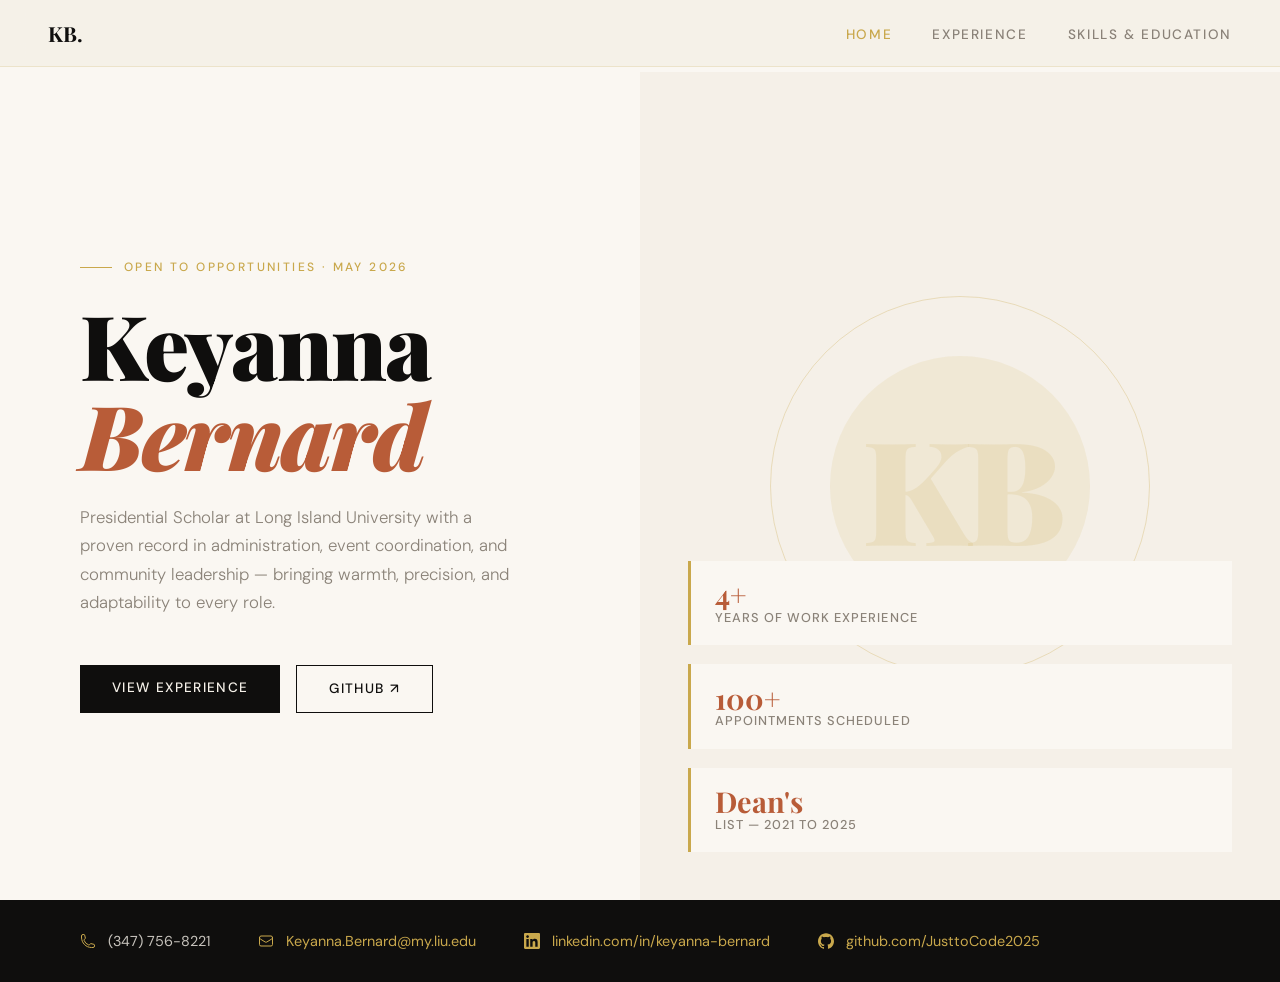
<file: index.html>
<!DOCTYPE html>
<html lang="en">
<head>
<meta charset="UTF-8">
<meta name="viewport" content="width=device-width, initial-scale=1.0">
<title>Keyanna Bernard — Home</title>
<link href="https://fonts.googleapis.com/css2?family=Playfair+Display:ital,wght@0,400;0,700;0,900;1,400&family=DM+Sans:wght@300;400;500&display=swap" rel="stylesheet">
<link rel="stylesheet" href="styles.css" />
</head>
<body>

<nav>
  <a href="index.html" class="nav-logo">KB.</a>
  <ul class="nav-links">
    <li><a href="index.html" class="active">Home</a></li>
    <li><a href="experience.html">Experience</a></li>
    <li><a href="skills.html">Skills & Education</a></li>
  </ul>
</nav>

<div class="hero">
  <div class="hero-left">
    <div class="hero-tag">Open to opportunities · May 2026</div>
    <h1 class="hero-name">
      Keyanna
      <span>Bernard</span>
    </h1>
    <p class="hero-desc">
      Presidential Scholar at Long Island University with a proven record in administration, event coordination, and community leadership — bringing warmth, precision, and adaptability to every role.
    </p>
    <div class="hero-ctas">
      <a href="experience.html" class="btn-primary">View Experience</a>
      <a href="https://github.com/JusttoCode2025" target="_blank" class="btn-outline">GitHub ↗</a>
    </div>
  </div>

  <div class="hero-right">
    <div class="hero-graphic">
      <div class="hero-circle-big"></div>
      <div class="hero-circle-med"></div>
      <div class="hero-initials">KB</div>
    </div>
    <div class="stats-bar">
      <div class="stat">
        <div class="stat-num">4+</div>
        <div class="stat-label">Years of work experience</div>
      </div>
      <div class="stat">
        <div class="stat-num">100+</div>
        <div class="stat-label">Appointments scheduled</div>
      </div>
      <div class="stat">
        <div class="stat-num">Dean's</div>
        <div class="stat-label">List — 2021 to 2025</div>
      </div>
    </div>
  </div>
</div>

<div class="contact-strip">
  <div class="contact-item">
    <svg width="16" height="16" fill="none" viewBox="0 0 24 24" stroke="currentColor" stroke-width="1.5" style="color:#c9a84c"><path stroke-linecap="round" stroke-linejoin="round" d="M2.25 6.75c0 8.284 6.716 15 15 15h2.25a2.25 2.25 0 002.25-2.25v-1.372c0-.516-.351-.966-.852-1.091l-4.423-1.106c-.44-.11-.902.055-1.173.417l-.97 1.293c-.282.376-.769.542-1.21.38a12.035 12.035 0 01-7.143-7.143c-.162-.441.004-.928.38-1.21l1.293-.97c.363-.271.527-.734.417-1.173L6.963 3.102a1.125 1.125 0 00-1.091-.852H4.5A2.25 2.25 0 002.25 4.5v2.25z"/></svg>
    <span>(347) 756-8221</span>
  </div>
  <div class="contact-item">
    <svg width="16" height="16" fill="none" viewBox="0 0 24 24" stroke="currentColor" stroke-width="1.5" style="color:#c9a84c"><path stroke-linecap="round" stroke-linejoin="round" d="M21.75 6.75v10.5a2.25 2.25 0 01-2.25 2.25h-15a2.25 2.25 0 01-2.25-2.25V6.75m19.5 0A2.25 2.25 0 0019.5 4.5h-15a2.25 2.25 0 00-2.25 2.25m19.5 0v.243a2.25 2.25 0 01-1.07 1.916l-7.5 4.615a2.25 2.25 0 01-2.36 0L3.32 8.91a2.25 2.25 0 01-1.07-1.916V6.75"/></svg>
    <a href="mailto:Keyanna.Bernard@my.liu.edu">Keyanna.Bernard@my.liu.edu</a>
  </div>
  <div class="contact-item">
    <svg width="16" height="16" fill="currentColor" viewBox="0 0 24 24" style="color:#c9a84c"><path d="M20.447 20.452h-3.554v-5.569c0-1.328-.027-3.037-1.852-3.037-1.853 0-2.136 1.445-2.136 2.939v5.667H9.351V9h3.414v1.561h.046c.477-.9 1.637-1.85 3.37-1.85 3.601 0 4.267 2.37 4.267 5.455v6.286zM5.337 7.433c-1.144 0-2.063-.926-2.063-2.065 0-1.138.92-2.063 2.063-2.063 1.14 0 2.064.925 2.064 2.063 0 1.139-.925 2.065-2.064 2.065zm1.782 13.019H3.555V9h3.564v11.452zM22.225 0H1.771C.792 0 0 .774 0 1.729v20.542C0 23.227.792 24 1.771 24h20.451C23.2 24 24 23.227 24 22.271V1.729C24 .774 23.2 0 22.222 0h.003z"/></svg>
    <a href="https://www.linkedin.com/in/keyanna-bernard/" target="_blank">linkedin.com/in/keyanna-bernard</a>
  </div>
  <div class="contact-item">
    <svg width="16" height="16" fill="currentColor" viewBox="0 0 24 24" style="color:#c9a84c"><path d="M12 .297c-6.63 0-12 5.373-12 12 0 5.303 3.438 9.8 8.205 11.385.6.113.82-.258.82-.577 0-.285-.01-1.04-.015-2.04-3.338.724-4.042-1.61-4.042-1.61C4.422 18.07 3.633 17.7 3.633 17.7c-1.087-.744.084-.729.084-.729 1.205.084 1.838 1.236 1.838 1.236 1.07 1.835 2.809 1.305 3.495.998.108-.776.417-1.305.76-1.605-2.665-.3-5.466-1.332-5.466-5.93 0-1.31.465-2.38 1.235-3.22-.135-.303-.54-1.523.105-3.176 0 0 1.005-.322 3.3 1.23.96-.267 1.98-.399 3-.405 1.02.006 2.04.138 3 .405 2.28-1.552 3.285-1.23 3.285-1.23.645 1.653.24 2.873.12 3.176.765.84 1.23 1.91 1.23 3.22 0 4.61-2.805 5.625-5.475 5.92.42.36.81 1.096.81 2.22 0 1.606-.015 2.896-.015 3.286 0 .315.21.69.825.57C20.565 22.092 24 17.592 24 12.297c0-6.627-5.373-12-12-12"/></svg>
    <a href="https://github.com/JusttoCode2025" target="_blank">github.com/JusttoCode2025</a>
  </div>
</div>

</body>
</html>
</file>
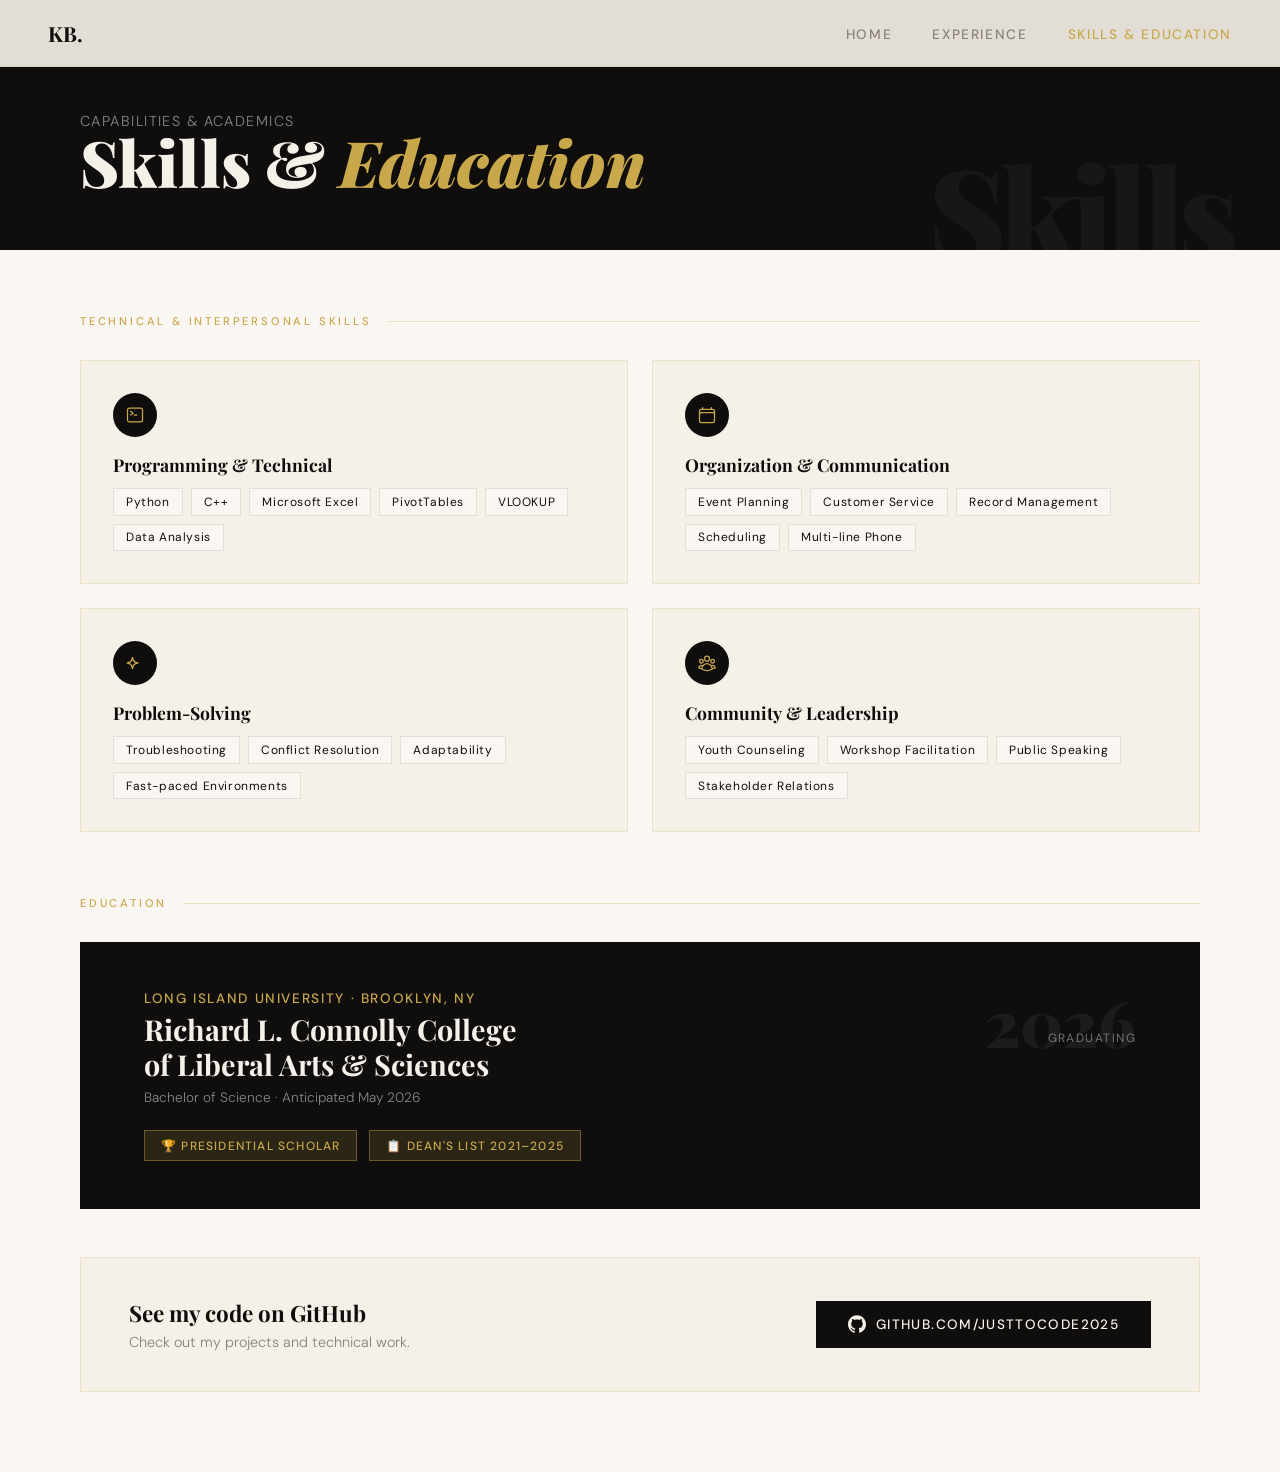
<file: skills.html>
<!DOCTYPE html>
<html lang="en">
<head>
<meta charset="UTF-8">
<meta name="viewport" content="width=device-width, initial-scale=1.0">
<title>Keyanna Bernard — Skills & Education</title>
<link href="https://fonts.googleapis.com/css2?family=Playfair+Display:ital,wght@0,400;0,700;0,900;1,400&family=DM+Sans:wght@300;400;500&display=swap" rel="stylesheet">
<link rel="stylesheet" href="styles.css" />
</head>
<body>

<nav>
  <a href="index.html" class="nav-logo">KB.</a>
  <ul class="nav-links">
    <li><a href="index.html">Home</a></li>
    <li><a href="experience.html">Experience</a></li>
    <li><a href="skills.html" class="active">Skills & Education</a></li>
  </ul>
</nav>

<div class="page-header" data-title="Skills">
  <p>Capabilities & academics</p>
  <h2>Skills & <em>Education</em></h2>
</div>

<div class="content-area">
  <div class="section-label">Technical & Interpersonal Skills</div>
  <div class="skills-grid">

    <div class="skill-card">
      <div class="skill-card-icon">
        <svg width="20" height="20" fill="none" viewBox="0 0 24 24" stroke="currentColor" stroke-width="1.5" style="color:#c9a84c"><path stroke-linecap="round" stroke-linejoin="round" d="M6.75 7.5l3 2.25-3 2.25m4.5 0h3m-9 8.25h13.5A2.25 2.25 0 0021 18V6a2.25 2.25 0 00-2.25-2.25H5.25A2.25 2.25 0 003 6v12a2.25 2.25 0 002.25 2.25z"/></svg>
      </div>
      <h3>Programming & Technical</h3>
      <div class="skill-tags">
        <span class="skill-tag">Python</span>
        <span class="skill-tag">C++</span>
        <span class="skill-tag">Microsoft Excel</span>
        <span class="skill-tag">PivotTables</span>
        <span class="skill-tag">VLOOKUP</span>
        <span class="skill-tag">Data Analysis</span>
      </div>
    </div>

    <div class="skill-card">
      <div class="skill-card-icon">
        <svg width="20" height="20" fill="none" viewBox="0 0 24 24" stroke="currentColor" stroke-width="1.5" style="color:#c9a84c"><path stroke-linecap="round" stroke-linejoin="round" d="M6.75 3v2.25M17.25 3v2.25M3 18.75V7.5a2.25 2.25 0 012.25-2.25h13.5A2.25 2.25 0 0121 7.5v11.25m-18 0A2.25 2.25 0 005.25 21h13.5A2.25 2.25 0 0021 18.75m-18 0v-7.5A2.25 2.25 0 015.25 9h13.5A2.25 2.25 0 0121 11.25v7.5"/></svg>
      </div>
      <h3>Organization & Communication</h3>
      <div class="skill-tags">
        <span class="skill-tag">Event Planning</span>
        <span class="skill-tag">Customer Service</span>
        <span class="skill-tag">Record Management</span>
        <span class="skill-tag">Scheduling</span>
        <span class="skill-tag">Multi-line Phone</span>
      </div>
    </div>

    <div class="skill-card">
      <div class="skill-card-icon">
        <svg width="20" height="20" fill="none" viewBox="0 0 24 24" stroke="currentColor" stroke-width="1.5" style="color:#c9a84c"><path stroke-linecap="round" stroke-linejoin="round" d="M9.813 15.904L9 18.75l-.813-2.846a4.5 4.5 0 00-3.09-3.09L2.25 12l2.846-.813a4.5 4.5 0 003.09-3.09L9 5.25l.813 2.846a4.5 4.5 0 003.09 3.09L15.75 12l-2.846.813a4.5 4.5 0 00-3.09 3.09z"/></svg>
      </div>
      <h3>Problem-Solving</h3>
      <div class="skill-tags">
        <span class="skill-tag">Troubleshooting</span>
        <span class="skill-tag">Conflict Resolution</span>
        <span class="skill-tag">Adaptability</span>
        <span class="skill-tag">Fast-paced Environments</span>
      </div>
    </div>

    <div class="skill-card">
      <div class="skill-card-icon">
        <svg width="20" height="20" fill="none" viewBox="0 0 24 24" stroke="currentColor" stroke-width="1.5" style="color:#c9a84c"><path stroke-linecap="round" stroke-linejoin="round" d="M18 18.72a9.094 9.094 0 003.741-.479 3 3 0 00-4.682-2.72m.94 3.198l.001.031c0 .225-.012.447-.037.666A11.944 11.944 0 0112 21c-2.17 0-4.207-.576-5.963-1.584A6.062 6.062 0 016 18.719m12 0a5.971 5.971 0 00-.941-3.197m0 0A5.995 5.995 0 0012 12.75a5.995 5.995 0 00-5.058 2.772m0 0a3 3 0 00-4.681 2.72 8.986 8.986 0 003.74.477m.94-3.197a5.971 5.971 0 00-.94 3.197M15 6.75a3 3 0 11-6 0 3 3 0 016 0zm6 3a2.25 2.25 0 11-4.5 0 2.25 2.25 0 014.5 0zm-13.5 0a2.25 2.25 0 11-4.5 0 2.25 2.25 0 014.5 0z"/></svg>
      </div>
      <h3>Community & Leadership</h3>
      <div class="skill-tags">
        <span class="skill-tag">Youth Counseling</span>
        <span class="skill-tag">Workshop Facilitation</span>
        <span class="skill-tag">Public Speaking</span>
        <span class="skill-tag">Stakeholder Relations</span>
      </div>
    </div>
  </div>

  <div class="section-label">Education</div>
  <div class="edu-block">
    <div>
      <div class="school">Long Island University · Brooklyn, NY</div>
      <h3>Richard L. Connolly College<br>of Liberal Arts & Sciences</h3>
      <div class="college">Bachelor of Science · Anticipated May 2026</div>
      <div class="honors">
        <span class="honor-badge">🏆 Presidential Scholar</span>
        <span class="honor-badge">📋 Dean's List 2021–2025</span>
      </div>
    </div>
    <div class="grad-date">
      <div class="big-year">2026</div>
      <span class="label">Graduating</span>
    </div>
  </div>

  <div class="github-cta">
    <div>
      <h3>See my code on GitHub</h3>
      <p>Check out my projects and technical work.</p>
    </div>
    <a href="https://github.com/JusttoCode2025" target="_blank" class="btn-github">
      <svg width="18" height="18" fill="currentColor" viewBox="0 0 24 24"><path d="M12 .297c-6.63 0-12 5.373-12 12 0 5.303 3.438 9.8 8.205 11.385.6.113.82-.258.82-.577 0-.285-.01-1.04-.015-2.04-3.338.724-4.042-1.61-4.042-1.61C4.422 18.07 3.633 17.7 3.633 17.7c-1.087-.744.084-.729.084-.729 1.205.084 1.838 1.236 1.838 1.236 1.07 1.835 2.809 1.305 3.495.998.108-.776.417-1.305.76-1.605-2.665-.3-5.466-1.332-5.466-5.93 0-1.31.465-2.38 1.235-3.22-.135-.303-.54-1.523.105-3.176 0 0 1.005-.322 3.3 1.23.96-.267 1.98-.399 3-.405 1.02.006 2.04.138 3 .405 2.28-1.552 3.285-1.23 3.285-1.23.645 1.653.24 2.873.12 3.176.765.84 1.23 1.91 1.23 3.22 0 4.61-2.805 5.625-5.475 5.92.42.36.81 1.096.81 2.22 0 1.606-.015 2.896-.015 3.286 0 .315.21.69.825.57C20.565 22.092 24 17.592 24 12.297c0-6.627-5.373-12-12-12"/></svg>
      github.com/JusttoCode2025
    </a>
  </div>
</div>

</body>
</html>
</file>
<file: styles.css>
:root {
    --ink: #0f0e0d;
    --cream: #f5f0e8;
    --gold: #c9a84c;
    --rust: #b85c38;
    --sage: #4a6741;
    --light: #faf7f2;
    --muted: #8a8278;
  }
  * { margin: 0; padding: 0; box-sizing: border-box; }
  body { font-family: 'DM Sans', sans-serif; background: var(--light); color: var(--ink); overflow-x: hidden; }

  nav {
    position: fixed; top: 0; left: 0; right: 0; z-index: 100;
    display: flex; justify-content: space-between; align-items: center;
    padding: 1.2rem 3rem;
    background: rgba(245,240,232,0.92); backdrop-filter: blur(12px);
    border-bottom: 1px solid rgba(201,168,76,0.2);
  }
  .nav-logo { font-family: 'Playfair Display', serif; font-size: 1.3rem; font-weight: 700; color: var(--ink); text-decoration: none; }
  .nav-links { display: flex; gap: 2.5rem; list-style: none; }
  .nav-links a { text-decoration: none; color: var(--muted); font-size: 0.85rem; font-weight: 500; letter-spacing: 0.12em; text-transform: uppercase; transition: color 0.2s; }
  .nav-links a:hover, .nav-links a.active { color: var(--gold); }

  .page-header {
    background: var(--ink); color: var(--cream);
    padding: 7rem 5rem 3rem; position: relative; overflow: hidden;
  }
  .page-header::after {
    content: attr(data-title); position: absolute; right: 3rem; bottom: -1.5rem;
    font-family: 'Playfair Display', serif; font-size: 8rem; font-weight: 900;
    color: rgba(255,255,255,0.04); letter-spacing: -0.05em; line-height: 1; pointer-events: none;
  }
  .page-header h2 { font-family: 'Playfair Display', serif; font-size: clamp(2.5rem, 5vw, 4rem); font-weight: 900; line-height: 1; margin-bottom: 0.5rem; }
  .page-header h2 em { color: var(--gold); font-style: italic; }
  .page-header p { color: rgba(255,255,255,0.5); font-size: 0.9rem; letter-spacing: 0.1em; text-transform: uppercase; font-weight: 300; }

  .content-area { padding: 4rem 5rem 5rem; }

  .section-label { font-size: 0.7rem; letter-spacing: 0.25em; text-transform: uppercase; color: var(--gold); font-weight: 500; margin-bottom: 2rem; display: flex; align-items: center; gap: 1rem; }
  .section-label::after { content: ''; flex: 1; height: 1px; background: rgba(201,168,76,0.3); }

  .skills-grid { display: grid; grid-template-columns: 1fr 1fr; gap: 1.5rem; margin-bottom: 4rem; }

  .skill-card { background: var(--cream); border: 1px solid rgba(201,168,76,0.2); padding: 2rem; position: relative; overflow: hidden; transition: transform 0.2s, box-shadow 0.2s; }
  .skill-card:hover { transform: translateY(-3px); box-shadow: 0 8px 24px rgba(0,0,0,0.08); }
  .skill-card-icon { width: 44px; height: 44px; background: var(--ink); border-radius: 50%; display: flex; align-items: center; justify-content: center; margin-bottom: 1rem; }
  .skill-card h3 { font-family: 'Playfair Display', serif; font-size: 1.1rem; font-weight: 700; margin-bottom: 0.75rem; }
  .skill-tags { display: flex; flex-wrap: wrap; gap: 0.5rem; }
  .skill-tag { font-size: 0.75rem; padding: 0.3rem 0.75rem; background: var(--light); border: 1px solid rgba(15,14,13,0.1); color: var(--ink); font-weight: 400; letter-spacing: 0.05em; }

  .edu-block { background: var(--ink); color: var(--cream); padding: 3rem 4rem; display: grid; grid-template-columns: 1fr auto; align-items: start; gap: 2rem; }
  .edu-block h3 { font-family: 'Playfair Display', serif; font-size: 1.8rem; font-weight: 700; line-height: 1.2; margin-bottom: 0.5rem; }
  .edu-block .school { font-size: 0.85rem; color: var(--gold); text-transform: uppercase; letter-spacing: 0.12em; font-weight: 500; margin-bottom: 0.3rem; }
  .edu-block .college { font-size: 0.85rem; color: rgba(255,255,255,0.5); margin-bottom: 1.5rem; font-weight: 300; }
  .honors { display: flex; gap: 0.75rem; flex-wrap: wrap; }
  .honor-badge { background: rgba(201,168,76,0.15); border: 1px solid rgba(201,168,76,0.4); color: var(--gold); padding: 0.4rem 1rem; font-size: 0.75rem; letter-spacing: 0.1em; text-transform: uppercase; font-weight: 500; }
  .edu-block .grad-date { text-align: right; }
  .edu-block .grad-date .big-year { font-family: 'Playfair Display', serif; font-size: 4rem; font-weight: 900; color: rgba(255,255,255,0.06); line-height: 1; }
  .edu-block .grad-date .label { font-size: 0.75rem; color: rgba(255,255,255,0.4); text-transform: uppercase; letter-spacing: 0.12em; display: block; margin-top: -1.5rem; position: relative; z-index: 1; }

  .github-cta { margin-top: 3rem; background: var(--cream); border: 1px solid rgba(201,168,76,0.2); padding: 2.5rem 3rem; display: flex; align-items: center; justify-content: space-between; gap: 2rem; }
  .github-cta h3 { font-family: 'Playfair Display', serif; font-size: 1.4rem; font-weight: 700; margin-bottom: 0.3rem; }
  .github-cta p { font-size: 0.9rem; color: var(--muted); font-weight: 300; }
  .btn-github { background: var(--ink); color: var(--cream); padding: 0.9rem 2rem; text-decoration: none; font-size: 0.85rem; font-weight: 500; letter-spacing: 0.1em; text-transform: uppercase; display: flex; align-items: center; gap: 0.6rem; transition: background 0.2s; white-space: nowrap; flex-shrink: 0; }
  .btn-github:hover { background: var(--gold); }
  .content-area { padding: 4rem 5rem 5rem; }

  .section-label { font-size: 0.7rem; letter-spacing: 0.25em; text-transform: uppercase; color: var(--gold); font-weight: 500; margin-bottom: 2rem; display: flex; align-items: center; gap: 1rem; }
  .section-label::after { content: ''; flex: 1; height: 1px; background: rgba(201,168,76,0.3); }

  .timeline { display: flex; flex-direction: column; }
  .timeline-item { display: grid; grid-template-columns: 180px 1px 1fr; gap: 0 2rem; padding-bottom: 3rem; }

  .timeline-date { text-align: right; padding-top: 0.2rem; }
  .timeline-date .date-main { font-size: 0.8rem; font-weight: 500; color: var(--ink); line-height: 1.4; }
  .timeline-date .date-sub { font-size: 0.75rem; color: var(--muted); }

  .timeline-line { width: 1px; background: rgba(201,168,76,0.3); position: relative; flex-shrink: 0; }
  .timeline-line::before { content: ''; width: 10px; height: 10px; background: var(--gold); border-radius: 50%; position: absolute; top: 4px; left: 50%; transform: translateX(-50%); }

  .timeline-content { padding-bottom: 2rem; }
  .job-role { font-size: 0.7rem; letter-spacing: 0.15em; text-transform: uppercase; color: var(--rust); font-weight: 500; margin-bottom: 0.3rem; }
  .job-title { font-family: 'Playfair Display', serif; font-size: 1.4rem; font-weight: 700; margin-bottom: 0.25rem; line-height: 1.2; }
  .job-location { font-size: 0.8rem; color: var(--muted); margin-bottom: 1rem; }
  .job-bullets { list-style: none; display: flex; flex-direction: column; gap: 0.5rem; }
  .job-bullets li { font-size: 0.9rem; color: #3a3630; line-height: 1.6; padding-left: 1.2rem; position: relative; font-weight: 300; }
  .job-bullets li::before { content: '—'; position: absolute; left: 0; color: var(--gold); font-size: 0.85rem; }

  .two-col { display: grid; grid-template-columns: 1fr 1fr; gap: 1.5rem; }
  .vol-card { border: 1px solid rgba(201,168,76,0.2); padding: 1.8rem; background: var(--cream); position: relative; overflow: hidden; }
  .vol-card::before { content: ''; position: absolute; top: 0; left: 0; width: 3px; height: 100%; background: var(--sage); }
  .vol-card .job-role { color: var(--sage); }
.hero { display: grid; grid-template-columns: 1fr 1fr; min-height: 100vh; padding-top: 72px; }

  .hero-left { padding: 5rem 3rem 5rem 5rem; display: flex; flex-direction: column; justify-content: center; }
  .hero-tag { font-size: 0.75rem; letter-spacing: 0.2em; text-transform: uppercase; color: var(--gold); font-weight: 500; margin-bottom: 1.5rem; display: flex; align-items: center; gap: 0.75rem; }
  .hero-tag::before { content: ''; display: block; width: 2rem; height: 1px; background: var(--gold); }
  .hero-name { font-family: 'Playfair Display', serif; font-size: clamp(3.5rem, 7vw, 6rem); font-weight: 900; line-height: 1; margin-bottom: 1.5rem; letter-spacing: -0.02em; }
  .hero-name span { display: block; font-style: italic; color: var(--rust); }
  .hero-desc { font-size: 1.05rem; line-height: 1.7; color: var(--muted); max-width: 440px; margin-bottom: 3rem; font-weight: 300; }
  .hero-ctas { display: flex; gap: 1rem; flex-wrap: wrap; }

  .btn-primary { background: var(--ink); color: var(--cream); padding: 0.9rem 2rem; border: none; font-family: 'DM Sans', sans-serif; font-size: 0.85rem; font-weight: 500; letter-spacing: 0.1em; text-transform: uppercase; cursor: pointer; transition: background 0.2s, transform 0.1s; text-decoration: none; display: inline-block; }
  .btn-primary:hover { background: var(--gold); transform: translateY(-1px); }
  .btn-outline { background: transparent; color: var(--ink); padding: 0.9rem 2rem; border: 1.5px solid var(--ink); font-family: 'DM Sans', sans-serif; font-size: 0.85rem; font-weight: 500; letter-spacing: 0.1em; text-transform: uppercase; cursor: pointer; transition: all 0.2s; text-decoration: none; display: inline-block; }
  .btn-outline:hover { background: var(--ink); color: var(--cream); transform: translateY(-1px); }

  .hero-right { background: var(--cream); position: relative; display: flex; align-items: flex-end; padding: 3rem; overflow: hidden; }
  .hero-graphic { position: absolute; inset: 0; display: flex; align-items: center; justify-content: center; }
  .hero-circle-big { width: 380px; height: 380px; border-radius: 50%; border: 1.5px solid rgba(201,168,76,0.3); position: absolute; top: 50%; left: 50%; transform: translate(-50%, -50%); animation: slowSpin 20s linear infinite; }
  .hero-circle-med { width: 260px; height: 260px; border-radius: 50%; background: var(--gold); opacity: 0.12; position: absolute; top: 50%; left: 50%; transform: translate(-50%, -50%); }
  .hero-initials { font-family: 'Playfair Display', serif; font-size: 9rem; font-weight: 900; color: rgba(201,168,76,0.15); position: absolute; top: 50%; left: 50%; transform: translate(-50%, -50%); letter-spacing: -0.05em; white-space: nowrap; }
  @keyframes slowSpin { from { transform: translate(-50%, -50%) rotate(0deg); } to { transform: translate(-50%, -50%) rotate(360deg); } }

  .stats-bar { position: relative; z-index: 2; display: flex; flex-direction: column; gap: 1.2rem; width: 100%; }
  .stat { background: var(--light); padding: 1.2rem 1.5rem; border-left: 3px solid var(--gold); }
  .stat-num { font-family: 'Playfair Display', serif; font-size: 1.8rem; font-weight: 700; color: var(--rust); line-height: 1; }
  .stat-label { font-size: 0.8rem; color: var(--muted); text-transform: uppercase; letter-spacing: 0.08em; font-weight: 500; }

  .contact-strip { background: var(--ink); color: var(--cream); padding: 2rem 5rem; display: flex; gap: 3rem; flex-wrap: wrap; align-items: center; }
  .contact-item { display: flex; align-items: center; gap: 0.75rem; }
  .contact-item a { color: var(--gold); text-decoration: none; font-size: 0.9rem; transition: opacity 0.2s; }
  .contact-item a:hover { opacity: 0.7; }
  .contact-item span { font-size: 0.9rem; color: var(--cream); opacity: 0.8; }

  @media (max-width: 768px) {
    nav { padding: 1rem 1.5rem; }
    .nav-links { gap: 1.2rem; }
    .page-header { padding: 5rem 1.5rem 2rem; }
    .content-area { padding: 2rem 1.5rem; }
    .skills-grid { grid-template-columns: 1fr; }
    .edu-block { padding: 2rem 1.5rem; grid-template-columns: 1fr; }
    .github-cta { flex-direction: column; align-items: flex-start; }
    .timeline-item { grid-template-columns: 1fr; gap: 0.5rem; }
    .timeline-date { text-align: left; }
    .timeline-line { display: none; }
    .two-col { grid-template-columns: 1fr; }
    .hero { grid-template-columns: 1fr; }
    .hero-right { min-height: 280px; }
    .hero-left { padding: 3rem 1.5rem; }
    .contact-strip { padding: 1.5rem; gap: 1.2rem; }
  }
</file>
